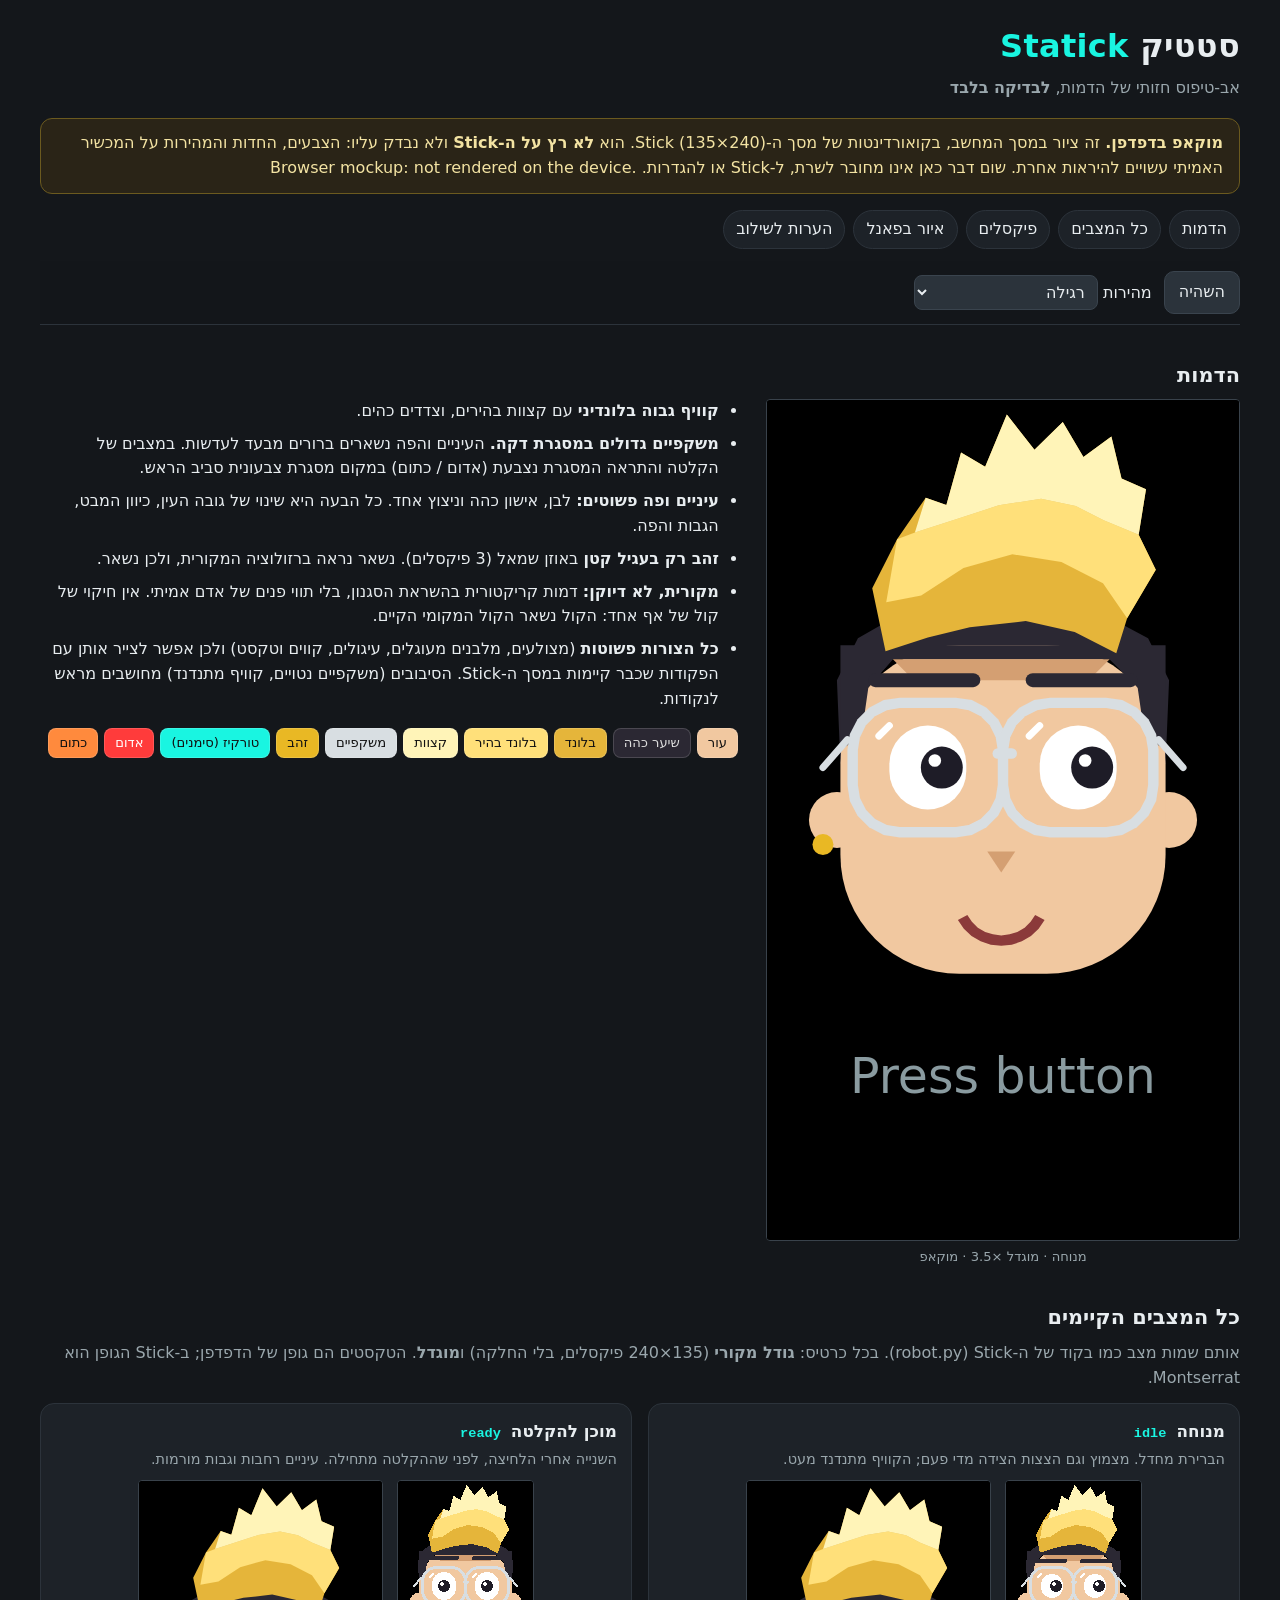
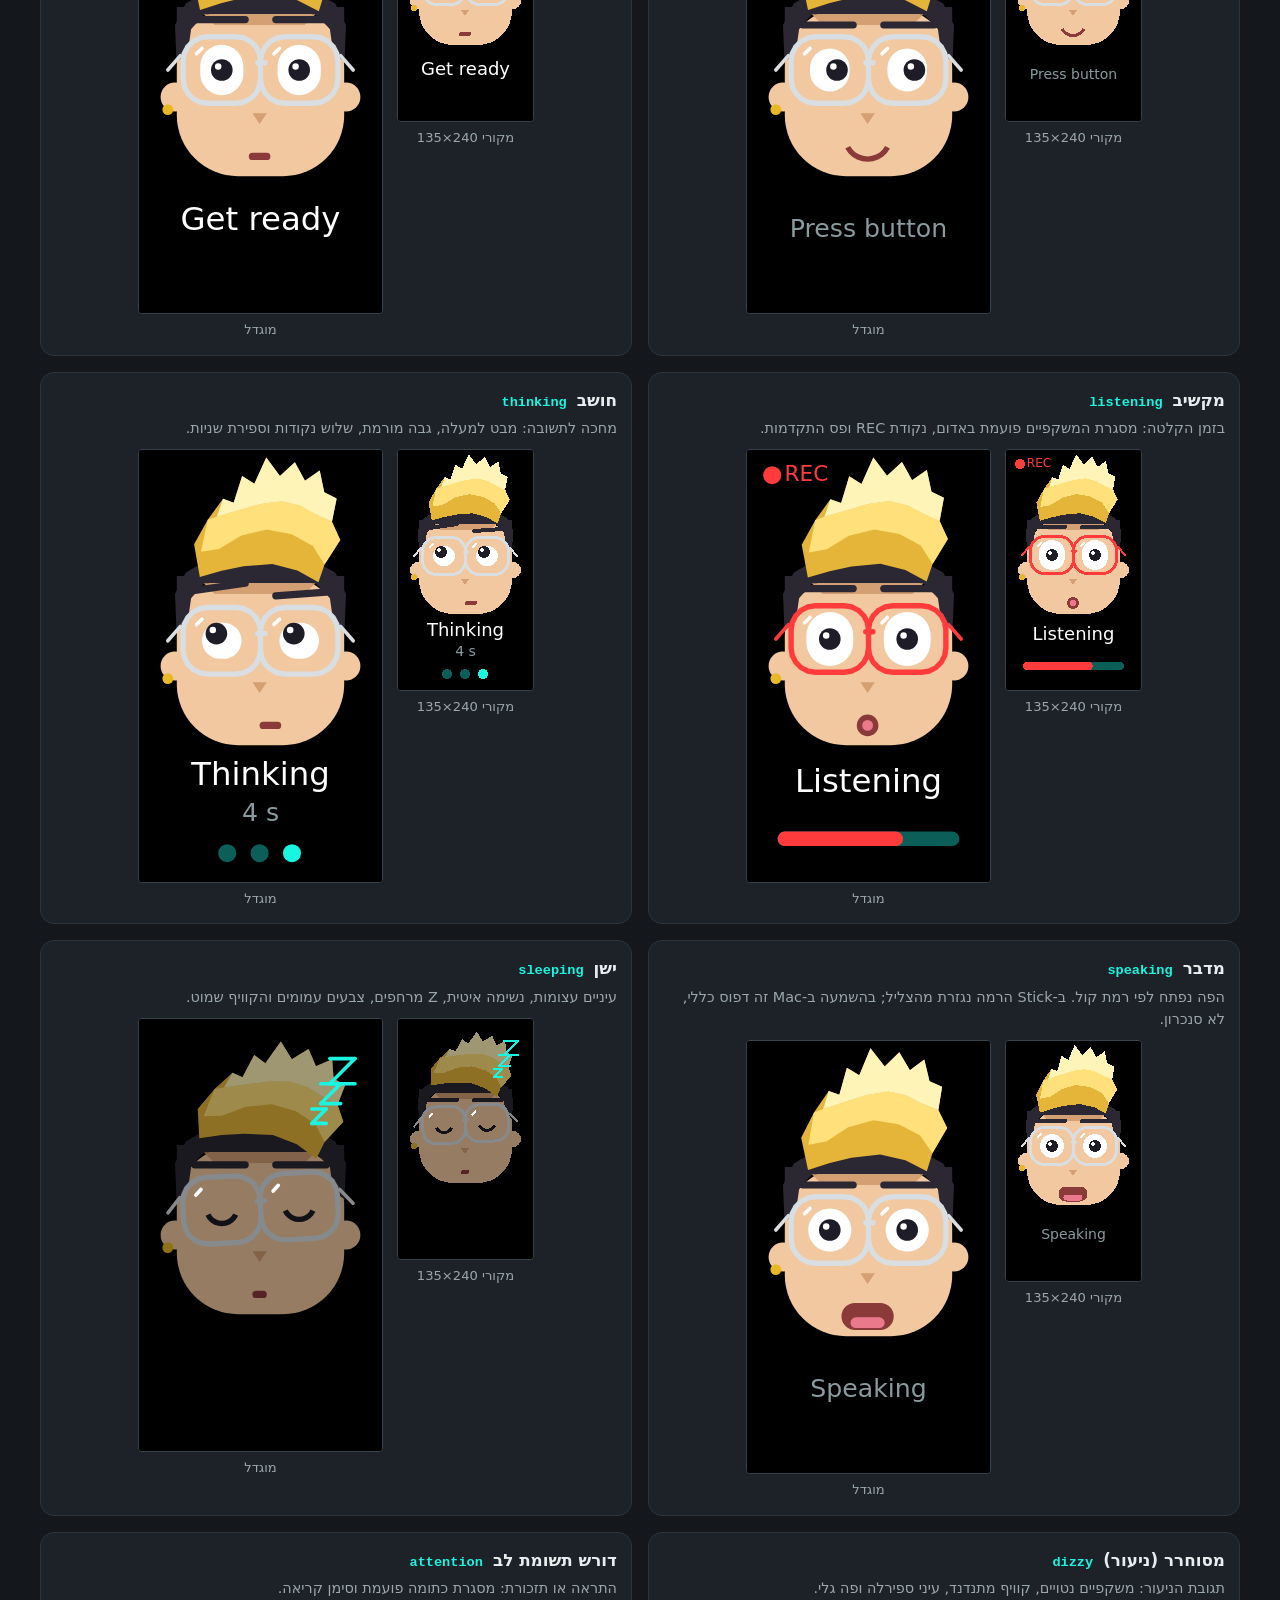
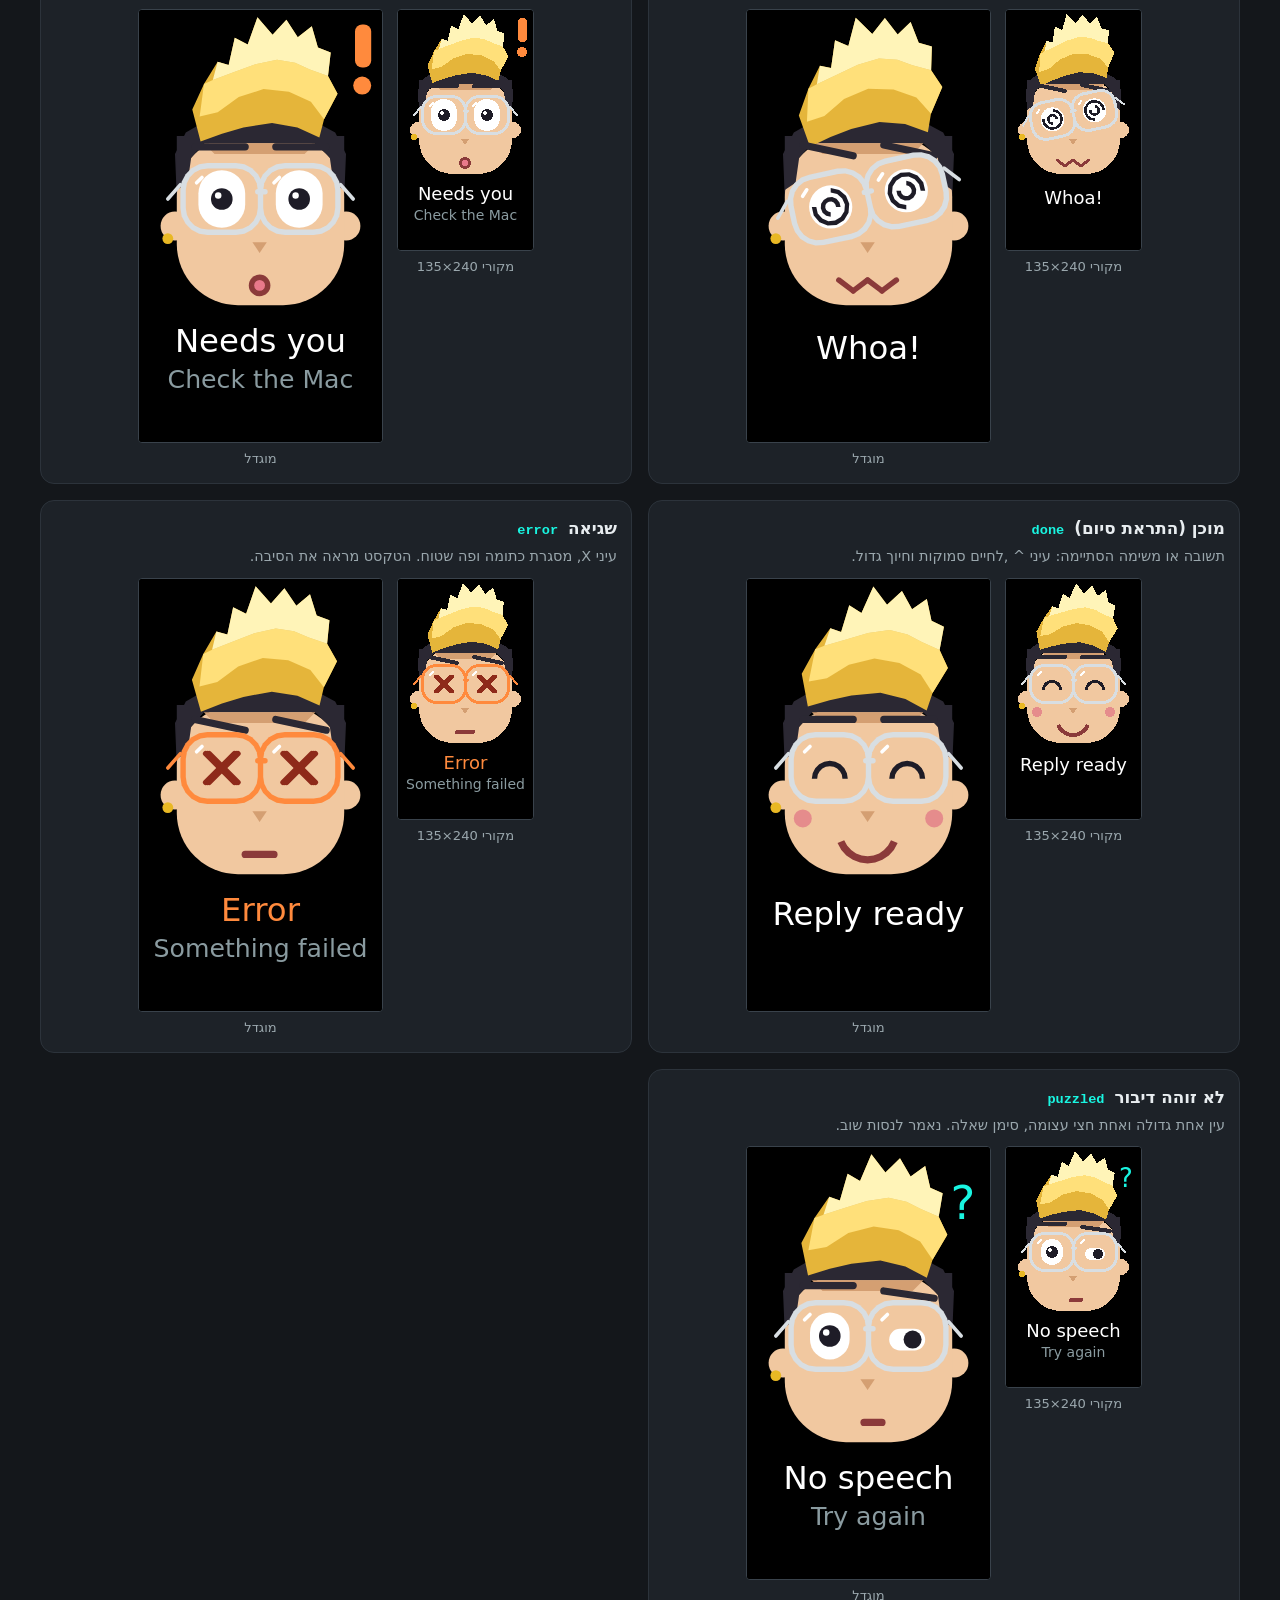
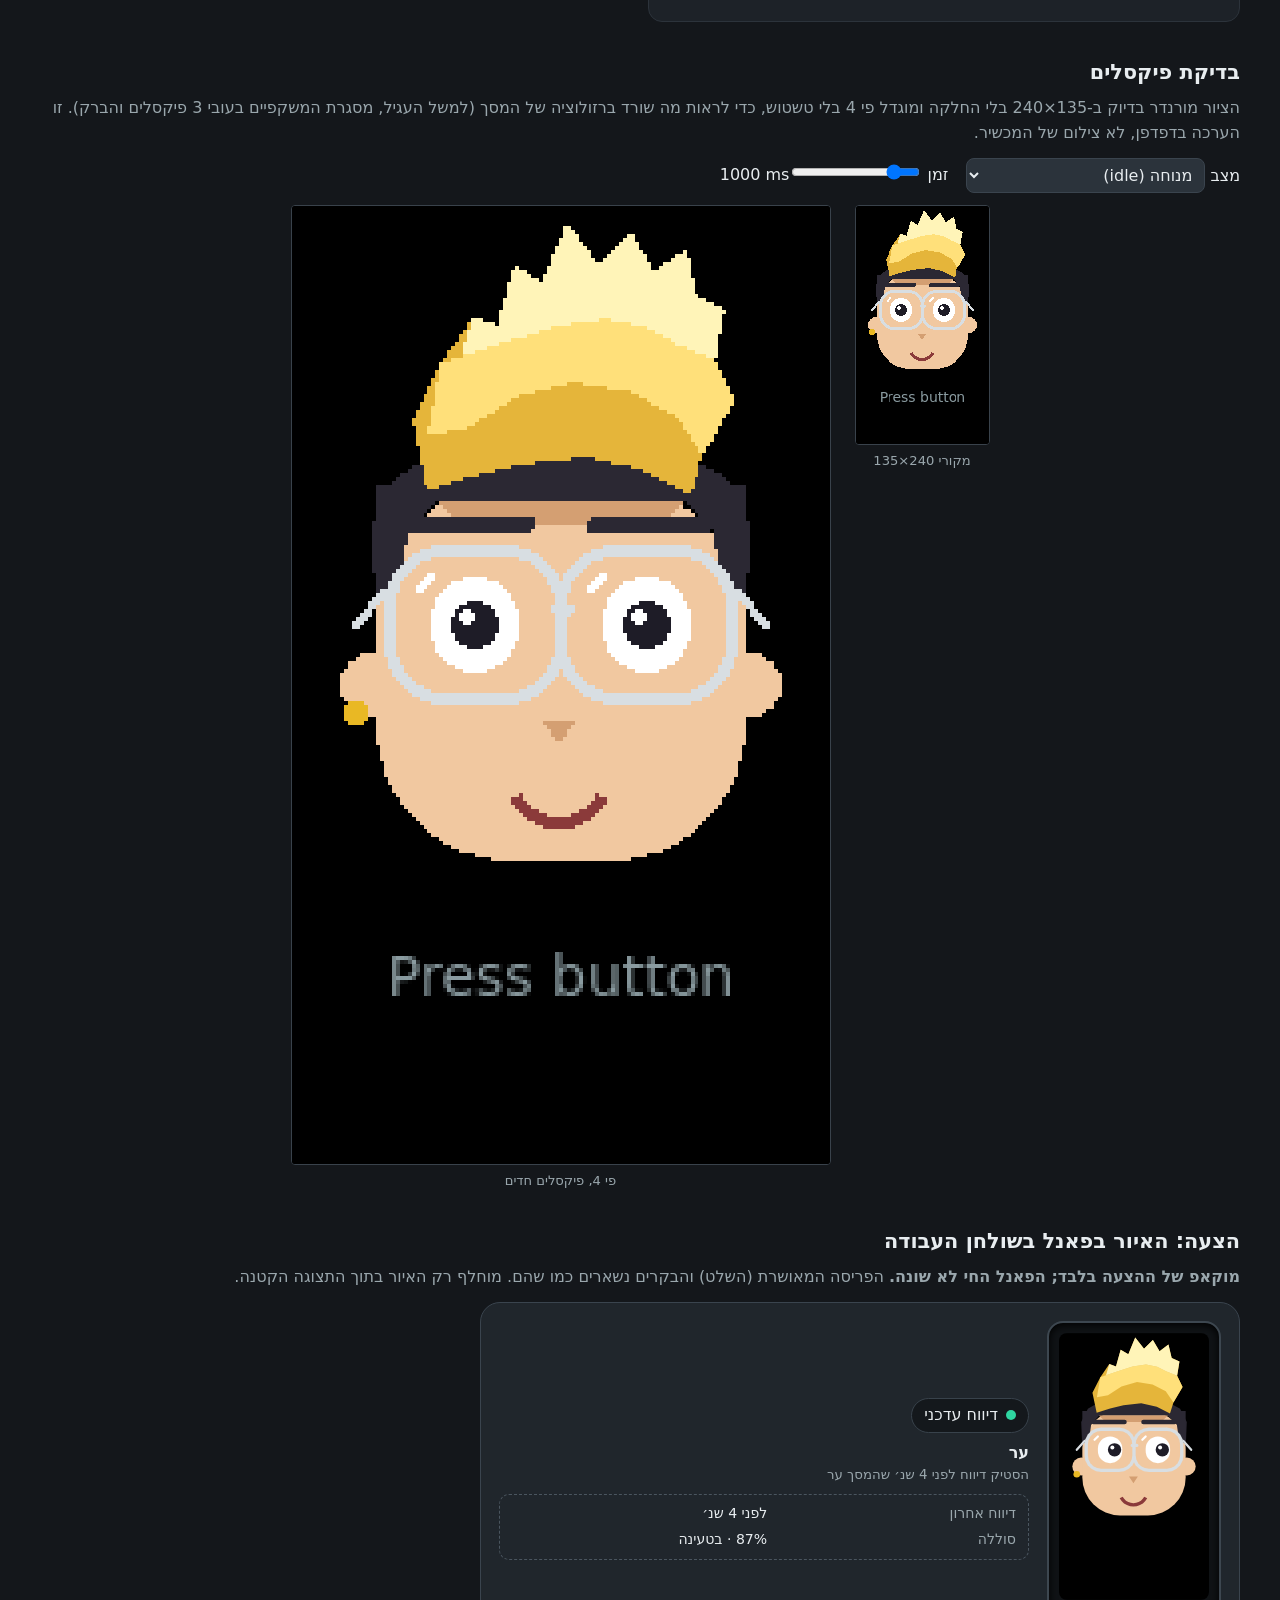
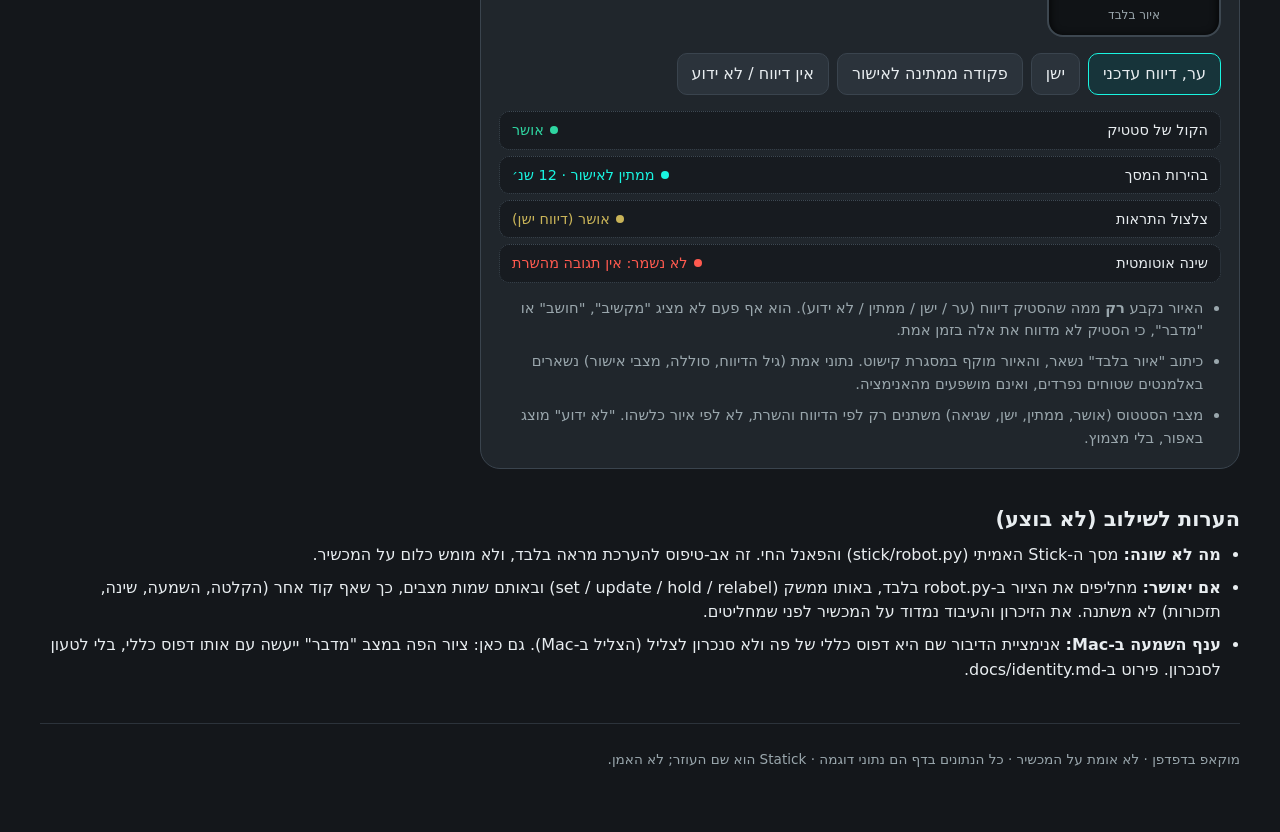
<file: design/statick-prototype/index.html>
<!doctype html>
<html lang="he" dir="rtl">
<head>
  <meta charset="utf-8">
  <meta name="viewport" content="width=device-width, initial-scale=1">
  <link rel="icon" href="data:,">
  <title>סטטיק (Statick) · אב-טיפוס חזותי לבדיקה</title>
  <link rel="stylesheet" href="prototype.css">
</head>
<body>
  <header class="top">
    <h1>סטטיק <bdi lang="en" dir="ltr">Statick</bdi></h1>
    <p class="sub">אב-טיפוס חזותי של הדמות, <b>לבדיקה בלבד</b></p>
  </header>

  <p class="banner" role="note"><b>מוקאפ בדפדפן.</b> זה ציור במסך המחשב, בקואורדינטות של מסך ה-Stick (135×240). הוא <b>לא רץ על ה-Stick</b> ולא נבדק עליו: הצבעים, החדות והמהירות על המכשיר האמיתי עשויים להיראות אחרת. שום דבר כאן אינו מחובר לשרת, ל-Stick או להגדרות. <bdi lang="en" dir="ltr">Browser mockup: not rendered on the device.</bdi></p>

  <nav class="jump" aria-label="קפיצה לחלקים">
    <a href="#hero">הדמות</a><a href="#states">כל המצבים</a><a href="#pixels">פיקסלים</a><a href="#panel">איור בפאנל</a><a href="#notes">הערות לשילוב</a>
  </nav>

  <div class="motion-bar" role="group" aria-label="בקרת אנימציה">
    <button type="button" id="play" aria-pressed="true"><span id="play-label">השהיה</span></button>
    <label>מהירות <select id="speed"><option value="1">רגילה</option><option value="0.5">איטית (×0.5)</option><option value="0.25">איטית מאוד (×0.25)</option></select></label>
    <span id="motion-note" class="note" role="status"></span>
  </div>

  <main>
    <section id="hero" aria-labelledby="h-hero">
      <h2 id="h-hero">הדמות</h2>
      <div class="hero">
        <figure class="device big" aria-label="סטטיק במצב מנוחה, מוגדל">
          <div class="screen" id="hero-screen" role="img" aria-label="סטטיק במצב מנוחה: מצמץ ומציץ מדי פעם"></div>
          <figcaption>מנוחה · מוגדל ×3.5 · מוקאפ</figcaption>
        </figure>
        <div class="text">
          <ul class="points">
            <li><b>קוויף גבוה בלונדיני</b> עם קצוות בהירים, וצדדים כהים.</li>
            <li><b>משקפיים גדולים במסגרת דקה.</b> העיניים והפה נשארים ברורים מבעד לעדשות. במצבים של הקלטה והתראה המסגרת נצבעת (אדום / כתום) במקום מסגרת צבעונית סביב הראש.</li>
            <li><b>עיניים ופה פשוטים:</b> לבן, אישון כהה וניצוץ אחד. כל הבעה היא שינוי של גובה העין, כיוון המבט, הגבות והפה.</li>
            <li><b>זהב רק בעגיל קטן</b> באוזן שמאל (3 פיקסלים). נשאר נראה ברזולוציה המקורית, ולכן נשאר.</li>
            <li><b>מקורית, לא דיוקן:</b> דמות קריקטורית בהשראת הסגנון, בלי תווי פנים של אדם אמיתי. אין חיקוי של קול של אף אחד: הקול נשאר הקול המקומי הקיים.</li>
            <li><b>כל הצורות פשוטות</b> (מצולעים, מלבנים מעוגלים, עיגולים, קווים וטקסט) ולכן אפשר לצייר אותן עם הפקודות שכבר קיימות במסך ה-Stick. הסיבובים (משקפיים נטויים, קוויף מתנדנד) מחושבים מראש לנקודות.</li>
          </ul>
          <div class="swatches" aria-label="פלטת הצבעים">
            <span style="--c:#F1C8A0">עור</span><span style="--c:#2B2833;color:#ddd">שיער כהה</span><span style="--c:#E5B53A">בלונד</span><span style="--c:#FFE07A">בלונד בהיר</span><span style="--c:#FFF4B8">קצוות</span><span style="--c:#D8DEE2">משקפיים</span><span style="--c:#E9B824">זהב</span><span style="--c:#19F5E1">טורקיז (סימנים)</span><span style="--c:#FF3B3B;color:#fff">אדום</span><span style="--c:#FF8A3D">כתום</span>
          </div>
        </div>
      </div>
    </section>

    <section id="states" aria-labelledby="h-states">
      <h2 id="h-states">כל המצבים הקיימים</h2>
      <p class="note">אותם שמות מצב כמו בקוד של ה-Stick (<bdi dir="ltr">robot.py</bdi>). בכל כרטיס: <b>גודל מקורי</b> (135×240 פיקסלים, בלי החלקה) ו<b>מוגדל</b>. הטקסטים הם גופן של הדפדפן; ב-Stick הגופן הוא Montserrat.</p>
      <div class="grid" id="grid"></div>
    </section>

    <section id="pixels" aria-labelledby="h-pixels">
      <h2 id="h-pixels">בדיקת פיקסלים</h2>
      <p class="note">הציור מורנדר בדיוק ב-135×240 בלי החלקה ומוגדל פי 4 בלי טשטוש, כדי לראות מה שורד ברזולוציה של המסך (למשל העגיל, מסגרת המשקפיים בעובי 3 פיקסלים והברק). זו הערכה בדפדפן, לא צילום של המכשיר.</p>
      <div class="inspector">
        <div class="controls">
          <label>מצב <select id="px-state"></select></label>
          <label>זמן <input type="range" id="px-time" min="0" max="6000" step="20" value="1000"><output id="px-out" dir="ltr">1000 ms</output></label>
        </div>
        <div class="pxrow">
          <figure class="device"><canvas id="px-native" width="135" height="240" aria-label="גודל מקורי"></canvas><figcaption>מקורי <bdi dir="ltr">135×240</bdi></figcaption></figure>
          <figure class="device"><canvas id="px-zoom" width="135" height="240" aria-label="מוגדל פי 4"></canvas><figcaption>פי 4, פיקסלים חדים</figcaption></figure>
        </div>
      </div>
    </section>

    <section id="panel" aria-labelledby="h-panel">
      <h2 id="h-panel">הצעה: האיור בפאנל בשולחן העבודה</h2>
      <p class="note"><b>מוקאפ של ההצעה בלבד; הפאנל החי לא שונה.</b> הפריסה המאושרת (השלט) והבקרים נשארים כמו שהם. מוחלף רק האיור בתוך התצוגה הקטנה.</p>
      <div class="panel-mock" id="panel-mock">
        <div class="pm-top">
          <figure class="pm-display" aria-label="איור של סטטיק. קישוט בלבד: זה אינו שידור חי של מסך הסטיק">
            <div class="pm-screen" id="pm-screen" role="img"></div>
            <figcaption class="display-tag">איור בלבד</figcaption>
          </figure>
          <div class="pm-status">
            <span class="chip" id="pm-chip"><span class="dot" id="pm-dot"></span><span id="pm-chip-text"></span></span>
            <p class="state-line" id="pm-state"></p>
            <dl class="telemetry" aria-label="נתונים מהדיווח האחרון (דוגמה)"><div><dt>דיווח אחרון</dt><dd id="pm-age">לפני 4 שנ׳</dd></div><div><dt>סוללה</dt><dd>87% · בטעינה</dd></div></dl>
          </div>
        </div>
        <div class="pm-scenarios" role="radiogroup" aria-label="מה הסטיק דיווח (דוגמה)">
          <button type="button" role="radio" aria-checked="true" data-k="awake">ער, דיווח עדכני</button>
          <button type="button" role="radio" aria-checked="false" data-k="sleeping">ישן</button>
          <button type="button" role="radio" aria-checked="false" data-k="waiting">פקודה ממתינה לאישור</button>
          <button type="button" role="radio" aria-checked="false" data-k="unknown">אין דיווח / לא ידוע</button>
        </div>
        <div class="pm-rows" aria-label="דוגמאות לסטטוס הגדרה: הם נפרדים מהאיור ולא משתנים בגללו">
          <div class="row"><span>הקול של סטטיק</span><span class="st ok"><i></i>אושר</span></div>
          <div class="row"><span>בהירות המסך</span><span class="st pending"><i></i>ממתין לאישור · 12 שנ׳</span></div>
          <div class="row"><span>צלצול התראות</span><span class="st stale"><i></i>אושר (דיווח ישן)</span></div>
          <div class="row"><span>שינה אוטומטית</span><span class="st error"><i></i>לא נשמר: אין תגובה מהשרת</span></div>
        </div>
        <ul class="points small">
          <li>האיור נקבע <b>רק</b> ממה שהסטיק דיווח (ער / ישן / ממתין / לא ידוע). הוא אף פעם לא מציג "מקשיב", "חושב" או "מדבר", כי הסטיק לא מדווח את אלה בזמן אמת.</li>
          <li>כיתוב "איור בלבד" נשאר, והאיור מוקף במסגרת קישוט. נתוני אמת (גיל הדיווח, סוללה, מצבי אישור) נשארים באלמנטים שטוחים נפרדים, ואינם מושפעים מהאנימציה.</li>
          <li>מצבי הסטטוס (אושר, ממתין, ישן, שגיאה) משתנים רק לפי הדיווח והשרת, לא לפי איור כלשהו. "לא ידוע" מוצג באפור, בלי מצמוץ.</li>
        </ul>
      </div>
    </section>

    <section id="notes" aria-labelledby="h-notes">
      <h2 id="h-notes">הערות לשילוב (לא בוצע)</h2>
      <ul class="points">
        <li><b>מה לא שונה:</b> מסך ה-Stick האמיתי (<bdi dir="ltr">stick/robot.py</bdi>) והפאנל החי. זה אב-טיפוס להערכת מראה בלבד, ולא מומש כלום על המכשיר.</li>
        <li><b>אם יאושר:</b> מחליפים את הציור ב-<bdi dir="ltr">robot.py</bdi> בלבד, באותו ממשק (<bdi dir="ltr">set / update / hold / relabel</bdi>) ובאותם שמות מצבים, כך שאף קוד אחר (הקלטה, השמעה, שינה, תזכורות) לא משתנה. את הזיכרון והעיבוד נמדוד על המכשיר לפני שמחליטים.</li>
        <li><b>ענף השמעה ב-Mac:</b> אנימציית הדיבור שם היא דפוס כללי של פה ולא סנכרון לצליל (הצליל ב-Mac). גם כאן: ציור הפה במצב "מדבר" ייעשה עם אותו דפוס כללי, בלי לטעון לסנכרון. פירוט ב-<bdi dir="ltr">docs/identity.md</bdi>.</li>
      </ul>
    </section>
  </main>

  <footer><p>מוקאפ בדפדפן · לא אומת על המכשיר · כל הנתונים בדף הם נתוני דוגמה · <bdi lang="en" dir="ltr">Statick</bdi> הוא שם העוזר; לא האמן.</p></footer>

  <script src="statick.js"></script>
  <script src="prototype.js"></script>
</body>
</html>
</file>
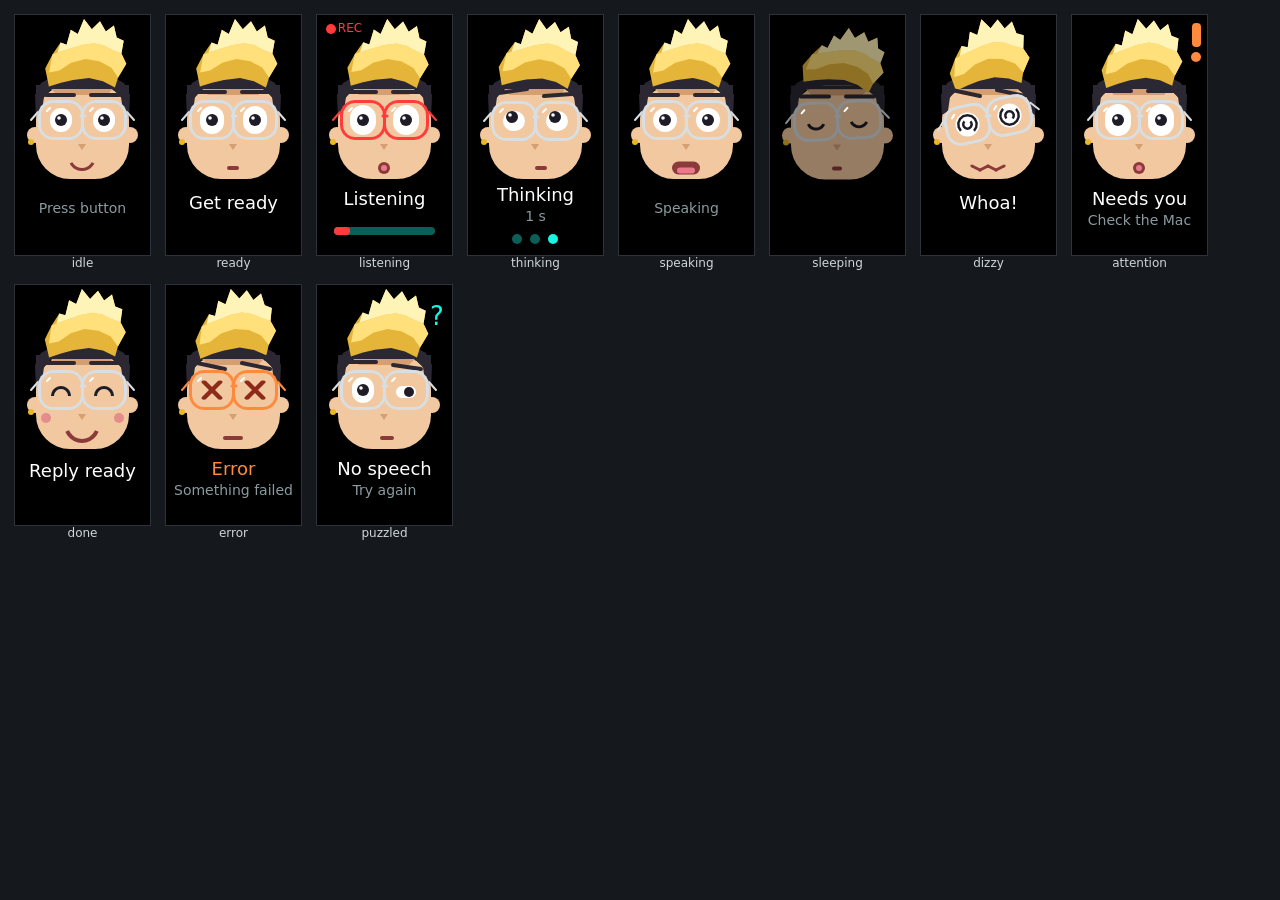
<file: design/statick-prototype/preview-sheet.html>
<!doctype html>
<html lang="en"><head><meta charset="utf-8"><title>Statick preview sheet (browser mockup)</title>
<style>body{margin:0;background:#15181c;color:#cfd8dc;font:12px system-ui,sans-serif}.g{display:flex;flex-wrap:wrap;gap:14px;padding:14px}.c{text-align:center}.c svg{display:block;border:1px solid #2c333a}</style></head>
<body><div class="g" id="g"></div>
<script src="statick.js"></script>
<script>
// Review-image generator: ?states=a,b&t=ms&scale=n  (or ?state=speaking&t=...&bare=1 for one bare frame). A browser mockup; not the Stick.
const q = new URLSearchParams(location.search);
const states = (q.get("states") || q.get("state") || Statick.STATES.join(",")).split(",");
const t = Number(q.get("t") || 1000), scale = Number(q.get("scale") || 1), bare = q.get("bare") === "1", crisp = q.get("crisp") === "1";
const g = document.getElementById("g");
if (q.get("strip")) {                                   // ?strip=<state>&step=ms&count=n&cols=n : consecutive frames in one image (for animation previews)
  const step = Number(q.get("step") || 80), count = Number(q.get("count") || 30), cols = Number(q.get("cols") || 10), s = q.get("strip");
  g.style.cssText = `display:grid;grid-template-columns:repeat(${cols},${Statick.W * scale}px);gap:0;padding:0`;
  document.body.style.background = "#000";
  for (let i = 0; i < count; i++) { const d = document.createElement("div"); d.innerHTML = Statick.svgString(Statick.scene(s, i * step), { w: Statick.W * scale, h: Statick.H * scale }); g.appendChild(d); }
  states.length = 0;
}
for (const s of states) {
  const d = document.createElement("div"); d.className = "c";
  const items = s.startsWith("panel-") ? Statick.panelScene(s.slice(6), t) : Statick.scene(s, t, q.get("level") ? { level: Number(q.get("level")) } : {});
  d.innerHTML = Statick.svgString(items, { w: Statick.W * scale, h: Statick.H * scale, crisp }) + (bare ? "" : "<div>" + s + "</div>");
  g.appendChild(d);
}
if (bare) { document.body.style.background = "#000"; g.style.padding = "0"; g.style.gap = "0"; }
</script></body></html>
</file>
<file: design/statick-prototype/prototype.css>
/* Visual prototype for review only (a browser mockup). Dark graphite, like the approved remote panel; nothing here ships. */
:root { --bg: #14171b; --card: #1d2228; --line: #2c333b; --ink: #e8edf0; --dim: #9aa7ad; --accent: #19f5e1; --warn: #ff8a3d; --bad: #ff5a4f; --ok: #2fd6a1; --stale: #c9b458; }
* { box-sizing: border-box; }
html { scroll-behavior: smooth; }
body { margin: 0; background: var(--bg); color: var(--ink); font: 16px/1.55 system-ui, -apple-system, "Helvetica Neue", Arial, sans-serif; padding: 0 16px 48px; }
@media (prefers-reduced-motion: reduce) { html { scroll-behavior: auto; } * { transition: none !important; animation: none !important; } }
.top { max-width: 1200px; margin: 0 auto; padding: 22px 0 4px; }
h1 { margin: 0; font-size: 2rem; letter-spacing: .01em; }
h1 bdi { color: var(--accent); font-weight: 600; margin-inline-start: .35em; }
.sub { margin: 4px 0 0; color: var(--dim); }
h2 { font-size: 1.3rem; margin: 0 0 8px; }
main, .banner, .jump, .motion-bar, footer { max-width: 1200px; margin-inline: auto; }
.banner { background: #2a2417; border: 1px solid #6b5a1f; color: #f3e3a3; border-radius: 12px; padding: 12px 16px; margin-top: 14px; }
.jump { display: flex; flex-wrap: wrap; gap: 8px; margin-top: 14px; }
.jump a, button, select { font: inherit; }
.jump a { color: var(--ink); text-decoration: none; padding: 6px 12px; border: 1px solid var(--line); border-radius: 999px; background: var(--card); }
.jump a:hover, .jump a:focus-visible { border-color: var(--accent); outline: none; }
.motion-bar { position: sticky; top: 0; z-index: 5; display: flex; flex-wrap: wrap; gap: 12px; align-items: center; background: color-mix(in srgb, var(--bg) 92%, transparent); border-bottom: 1px solid var(--line); padding: 10px 0; margin-top: 12px; }
button { cursor: pointer; background: #2b333b; color: var(--ink); border: 1px solid #3a444e; border-radius: 10px; padding: 8px 14px; }
button:hover { border-color: var(--accent); }
button:focus-visible, select:focus-visible, input:focus-visible, a:focus-visible { outline: 2px solid var(--accent); outline-offset: 2px; }
select { background: #2b333b; color: var(--ink); border: 1px solid #3a444e; border-radius: 8px; padding: 6px 8px; }
.note { color: var(--dim); margin: 0 0 12px; }
section { margin-top: 34px; scroll-margin-top: 70px; }
.hero { display: grid; grid-template-columns: auto 1fr; gap: 28px; align-items: start; }
.points { margin: 0; padding-inline-start: 1.2em; display: grid; gap: 8px; }
.points.small { font-size: .92rem; color: var(--dim); margin-top: 14px; }
.swatches { display: flex; flex-wrap: wrap; gap: 6px; margin-top: 16px; }
.swatches span { background: var(--c); color: #111; border-radius: 8px; padding: 4px 10px; font-size: .82rem; border: 1px solid rgba(255,255,255,.15); }
.device { margin: 0; text-align: center; }
.device figcaption { color: var(--dim); font-size: .82rem; margin-top: 6px; }
.screen, .device canvas { display: block; margin-inline: auto; background: #000; border: 1px solid #39424b; border-radius: 4px; }
.screen { width: max-content; max-width: 100%; overflow: hidden; }
.screen svg { display: block; }
.device.big .screen svg { width: 472px; height: 840px; }
.grid { display: grid; grid-template-columns: repeat(auto-fill, minmax(440px, 1fr)); gap: 16px; }
.tile { background: var(--card); border: 1px solid var(--line); border-radius: 14px; padding: 14px; }
.tile h3 { margin: 0; font-size: 1.05rem; display: flex; gap: 10px; align-items: baseline; flex-wrap: wrap; }
.tile h3 code { color: var(--accent); font-size: .85rem; }
.tile p { margin: 4px 0 10px; color: var(--dim); font-size: .9rem; }
.views { display: flex; flex-wrap: wrap; gap: 14px; justify-content: center; align-items: flex-start; }
.views .screen svg { display: block; }
.views .zoom svg { width: 243px; height: 432px; }
.inspector .controls { display: flex; flex-wrap: wrap; gap: 18px; margin-bottom: 12px; align-items: center; }
.pxrow { display: flex; flex-wrap: wrap; gap: 24px; justify-content: center; }
#px-zoom { width: 540px; height: 960px; image-rendering: pixelated; }
#px-native { width: 135px; height: 240px; image-rendering: pixelated; }
.panel-mock { background: #20262c; border: 1px solid #3a444e; border-radius: 20px; padding: 18px; max-width: 760px; }
.pm-top { display: flex; gap: 18px; align-items: center; flex-wrap: wrap; }
.pm-display { margin: 0; padding: 10px; background: #101316; border-radius: 16px; border: 2px solid #3d4750; box-shadow: inset 0 2px 8px #000; }
.pm-screen svg { display: block; width: 150px; height: 267px; border-radius: 8px; }
.display-tag { text-align: center; font-size: .75rem; color: var(--dim); margin-top: 6px; }
.pm-status { flex: 1 1 260px; display: grid; gap: 8px; }
.chip { display: inline-flex; gap: 8px; align-items: center; background: #14181c; border: 1px solid #38424b; padding: 4px 12px; border-radius: 999px; width: max-content; }
.dot { width: 10px; height: 10px; border-radius: 50%; background: var(--ok); }
.dot.gap { background: var(--stale); } .dot.never { background: #7a8790; border: 2px dashed #aab; }
.state-line { margin: 0; font-weight: 700; }
.state-line small { display: block; color: var(--dim); font-weight: 400; }
.telemetry { margin: 0; display: grid; grid-template-columns: auto auto; gap: 4px 16px; border: 1px dashed #4a555f; border-radius: 10px; padding: 8px 12px; font-size: .88rem; }
.telemetry div { display: contents; } .telemetry dt { color: var(--dim); } .telemetry dd { margin: 0; }
.pm-scenarios { display: flex; flex-wrap: wrap; gap: 8px; margin: 16px 0; }
.pm-scenarios button[aria-checked="true"] { border-color: var(--accent); background: #17343a; }
.pm-rows { display: grid; gap: 6px; }
.row { display: flex; justify-content: space-between; gap: 10px; background: #171b20; border: 1px dotted #3d4852; border-radius: 10px; padding: 7px 12px; font-size: .9rem; }
.st { display: inline-flex; gap: 6px; align-items: center; } .st i { width: 8px; height: 8px; border-radius: 50%; background: currentColor; display: inline-block; }
.st.ok { color: var(--ok); } .st.pending { color: var(--accent); } .st.stale { color: var(--stale); } .st.error { color: var(--bad); }
footer { margin-top: 40px; color: var(--dim); font-size: .85rem; border-top: 1px solid var(--line); padding-top: 12px; }
@media (max-width: 900px) { .hero { grid-template-columns: 1fr; } .device.big .screen svg { width: 340px; height: 605px; } #px-zoom { width: 400px; height: 711px; } }
@media (max-width: 520px) {
  body { padding: 0 12px 40px; } h1 { font-size: 1.6rem; }
  .grid { grid-template-columns: 1fr; } .views .zoom svg { width: 200px; height: 356px; }
  .device.big .screen svg { width: 270px; height: 480px; } #px-zoom { width: 300px; height: 533px; }
  .pm-screen svg { width: 120px; height: 213px; }
}
</file>
